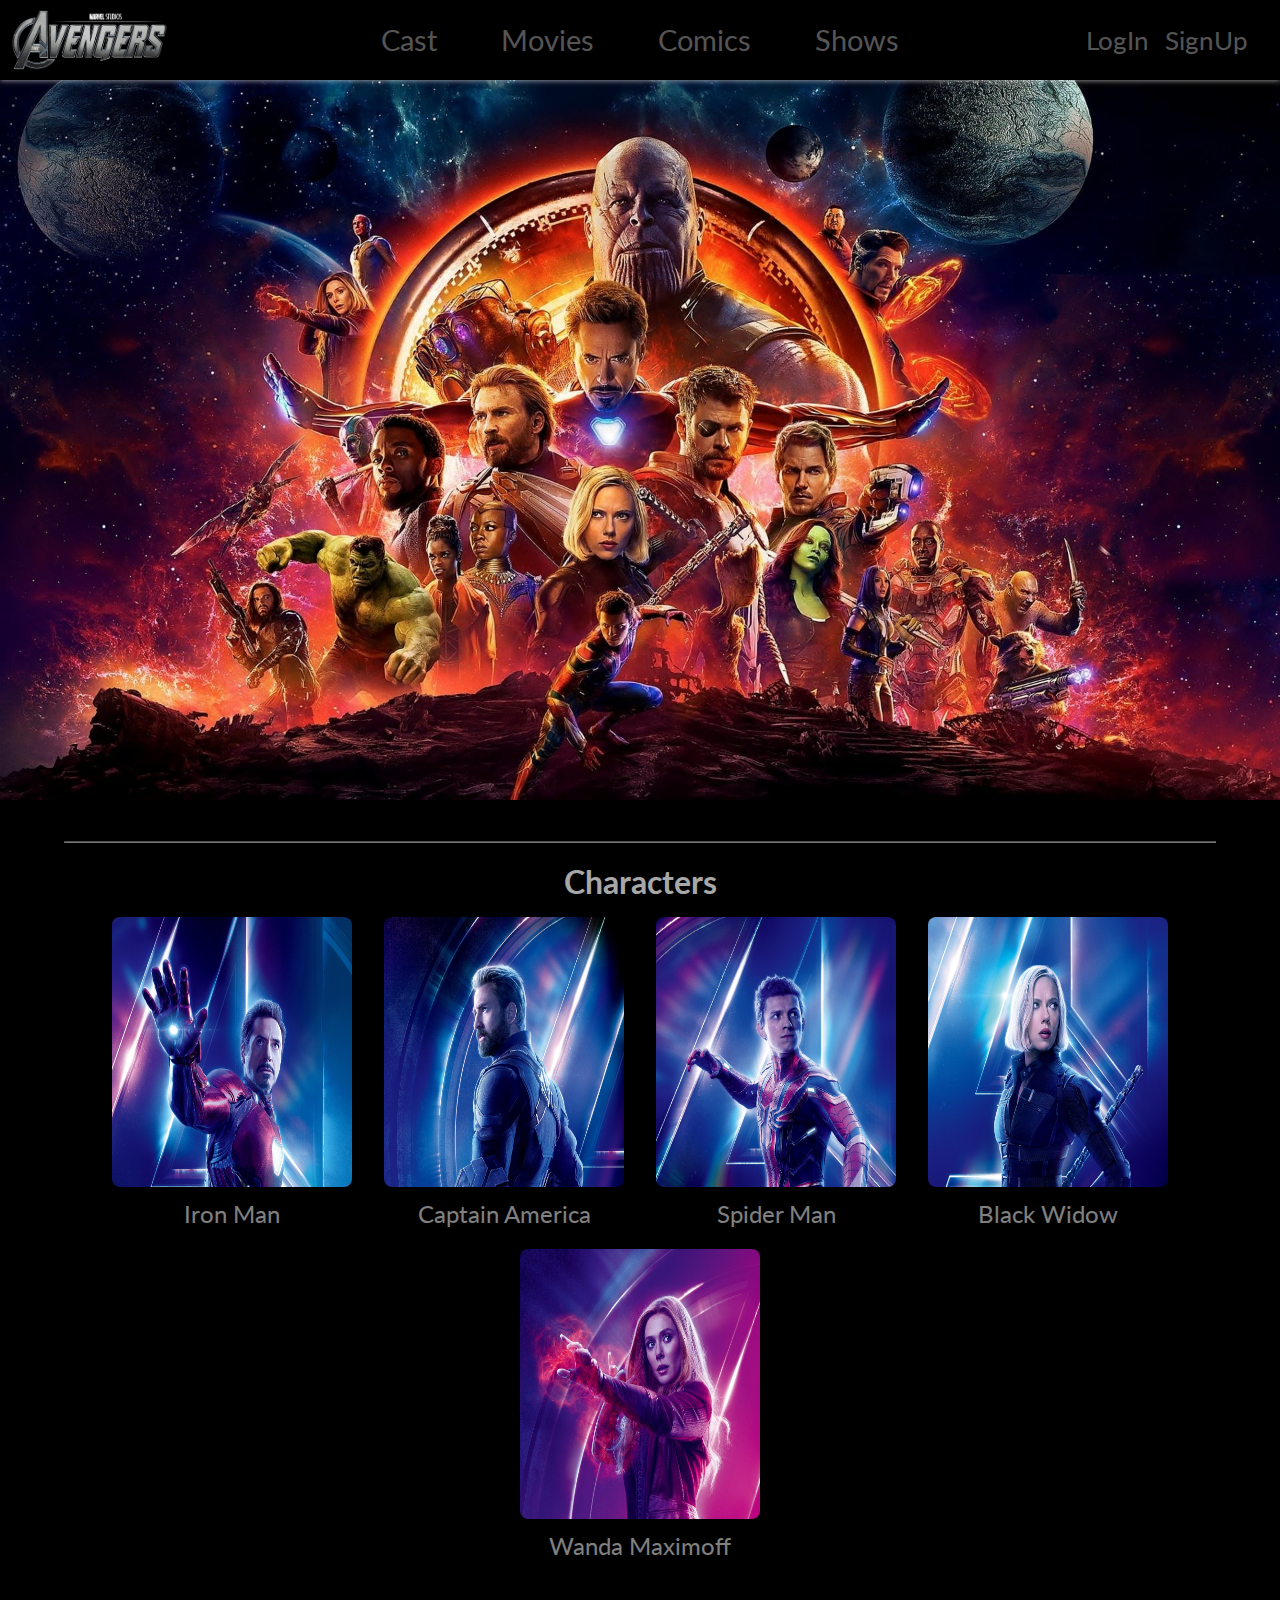
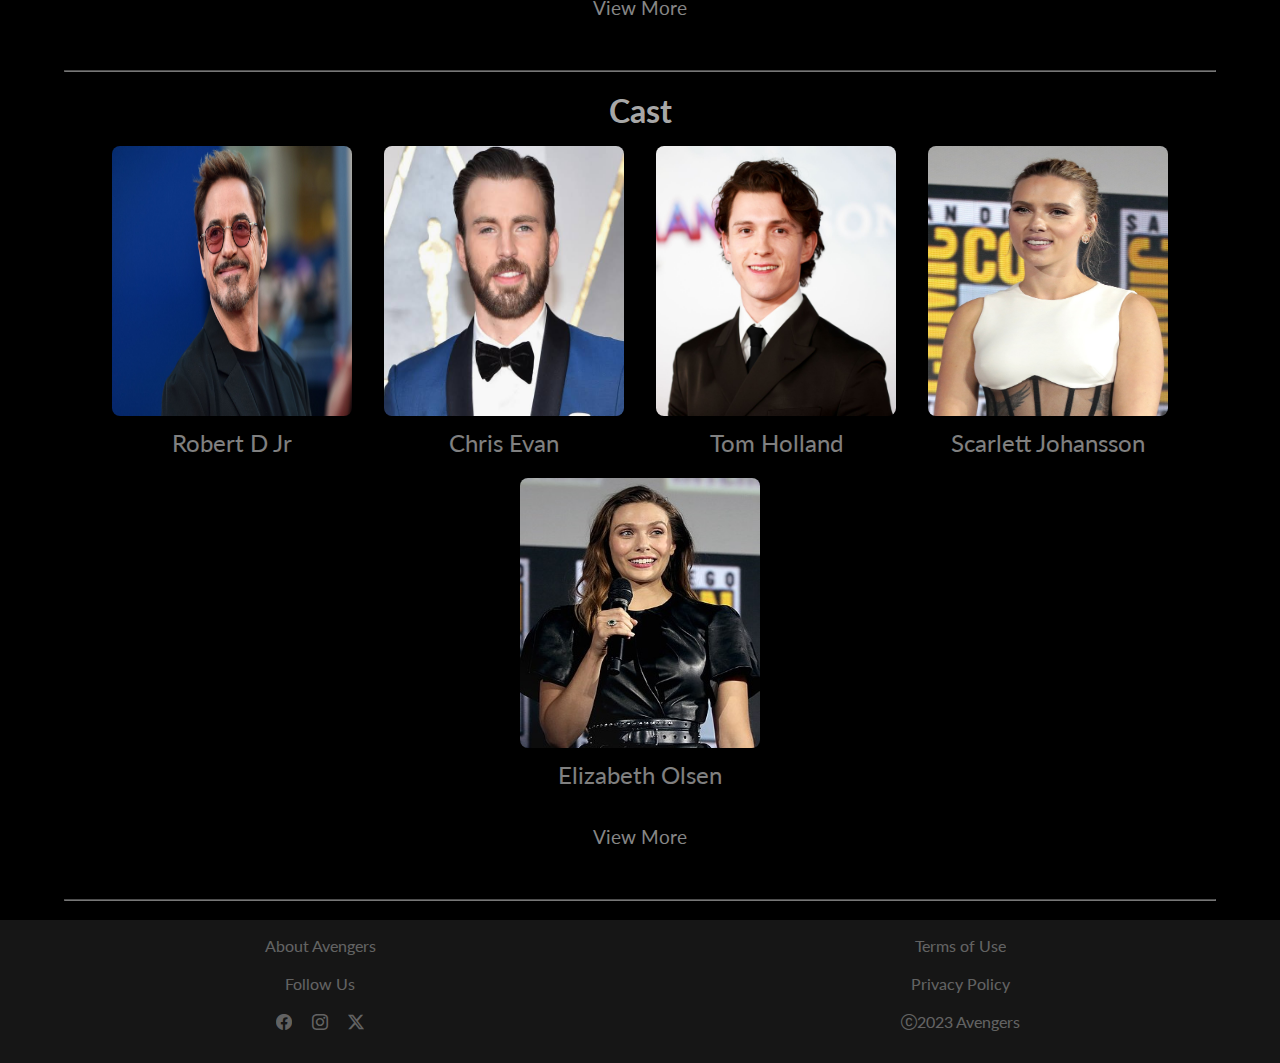
<file: Level 1/Landing Page/index.html>
<!DOCTYPE html>
<html lang="en">
<head>
    <meta charset="UTF-8">
    <meta name="viewport" content="width=device-width, initial-scale=1.0">
    <title>Avengers</title>
    <link rel="stylesheet" href="https://cdn.jsdelivr.net/npm/bootstrap-icons@1.11.1/font/bootstrap-icons.css">
    <link rel="preconnect" href="https://fonts.googleapis.com">
    <link rel="preconnect" href="https://fonts.gstatic.com" crossorigin>
    <link href="https://fonts.googleapis.com/css2?family=Lato:wght@300;400;700&display=swap" rel="stylesheet">
    <link rel="stylesheet" href="style.css">
</head>
<body>
    <div class="root">
        <header>
            <div class="logo hide"><img src="Assets/logo-wide.png" alt="logo"></div>
            <div class="logo-small active"><img src="Assets/logo-small.png" alt="logo"></div>
            <div class="nav-options">
                <a href="#" class="hide">Cast</a>
                <a href="#" class="hide">Movies</a>
                <a href="#" class="hide">Comics</a>
                <a href="#" class="hide">Shows</a>
                
            </div>
            <div class="header-b">
                <a href="#" class="hide">LogIn</a>
                <a href="#" class="hide">SignUp</a>
                <div class="person"><i class="bi bi-person-circle"></i></div>
                <div class="menu"><i class="bi bi-list"></i></div>
            </div>
        </header>
        <div class="container">
            <div class="poster"><img src="Assets/poster.jpg" alt=""></div>
            <br><br>
            <hr>
            <br>
            <h2>Characters</h2>
            <div class="characters">
                <div class="card">
                    <img src="Assets/Iron man.jpg" alt="">
                    <a href="#">Iron Man</a>
                </div>
                <div class="card">
                    <img src="Assets/Captain America.jpg" alt="">
                    <a href="#">Captain America</a>
                </div>
                <div class="card">
                    <img src="Assets/Spider man.jpg" alt="">
                    <a href="#">Spider Man</a>
                </div>
                <div class="card">
                    <img src="Assets/Black Widow.jpg" alt="">
                    <a href="#">Black Widow</a>
                </div>
                <div class="card">
                    <img src="Assets/SW.jpg" alt="">
                    <a href="#">Wanda Maximoff</a>
                </div>
                
            </div>
            <br>
            <span><a href="#">View More</a></span>
            <br><br>
            <hr>
            <br>

            <h2>Cast</h2>
            <div class="cast">
                <div class="card">
                    <img src="Assets/Robert D Jr.jpg" alt="">
                    <a href="#">Robert D Jr</a>
                </div>
                <div class="card">
                    <img src="Assets/Chris Evans.jpg" alt="">
                    <a href="#">Chris Evan</a>
                </div>
                <div class="card">
                    <img src="Assets/tom-holland.jpg" alt="">
                    <a href="#">Tom Holland</a>
                </div>
                <div class="card">
                    <img src="Assets/Scarlett_Johansson.jpg" alt="">
                    <a href="#">Scarlett Johansson</a>
                </div>
                <div class="card">
                    <img src="Assets/Elizabeth_Olsen.jpg" alt="">
                    <a href="#">Elizabeth Olsen</a>
                </div>
        </div>
        <br>
        <span><a href="#">View More</a></span>
            <br><br>
            <hr>
            <br>
        <footer>
            <div class="footer-a">
                <a href="#" class="about">About Avengers</a>
                <br><br>
                <a href="#">Follow Us</a>
                <br><br>
                <div class="social-media">
                    <i class="bi bi-facebook icon"></i>
                    <i class="bi bi-instagram icon"></i>
                    <i class="bi bi-twitter-x icon"></i>
                </div>
                
            </div>
            <div class="footer-b">
                <span class="active">Terms of Use</span><br><br>
                <span class="active">Privacy Policy</span><br><br>
                <span class="inactive"><i class="bi bi-c-circle"></i>2023 Avengers</span>
            </div>
        </footer>
    </div>
    
</body>
</html>
</file>
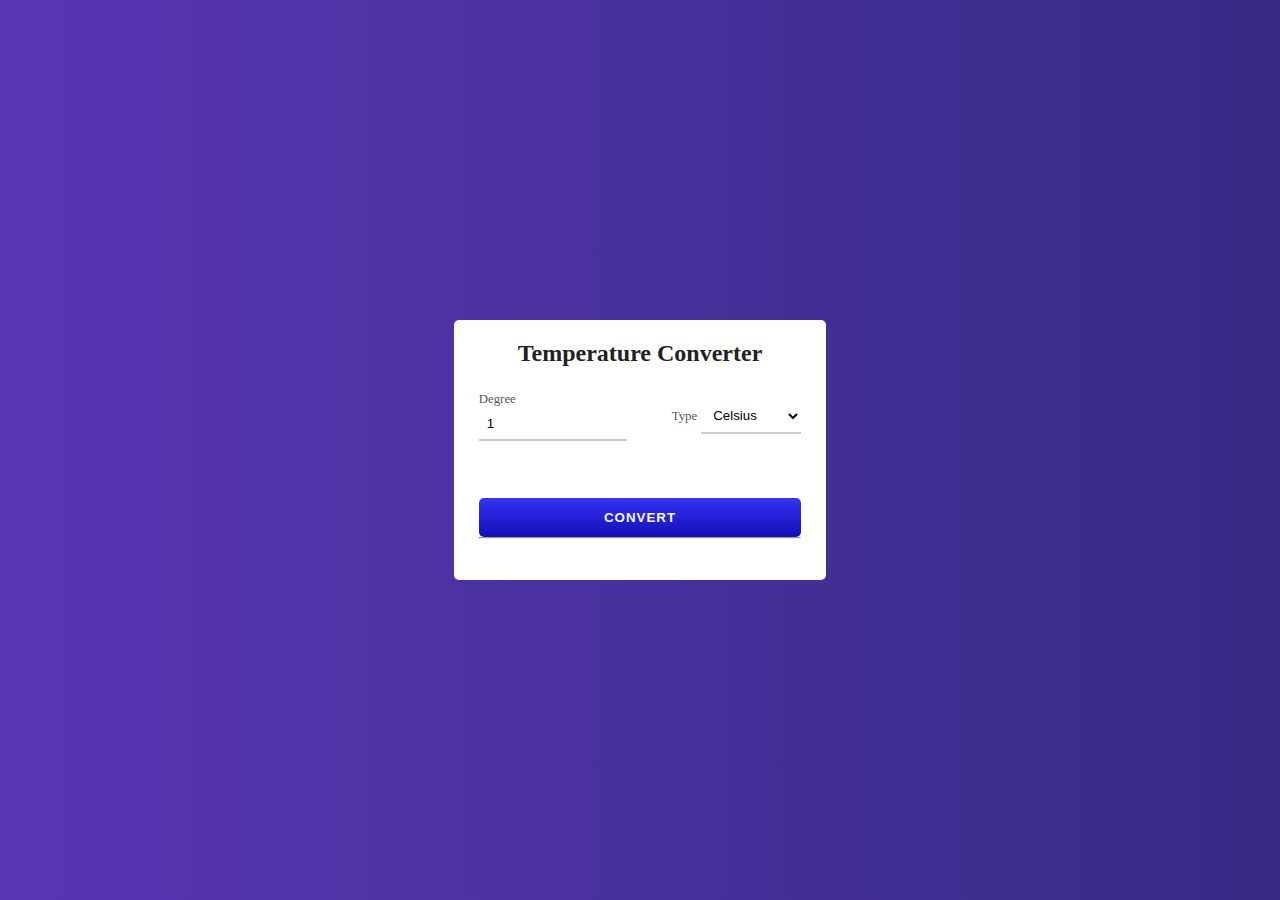
<file: Level 1/Tempretuer converter/index.html>
<!DOCTYPE html>
<html lang="en">

<head>
    <meta charset="UTF-8" />
    <meta name="viewport" content="width=device-width, initial-scale=1.0" />
    <title>Temperature Converter Website</title>
    <link rel="stylesheet" href="style.css" />
    <link rel="stylesheet" href="https://cdnjs.cloudflare.com/ajax/libs/font-awesome/4.7.0/css/font-awesome.min.css">

</head>

<body>
    <div class="container">
        <div class="temperature-converter">
            <h1 class="title">Temperature Converter</h1>
            <div class="degree-type">
                <div class="degree-field">
                    <label for="degree">Degree</label>
                    <input type="number" name="degree" id="degree" value="1" />
                </div>

                <div class="temp-field">
                    <label for="temp-type">Type</label>
                    <select name="temperatures" id="temp-type" autocomplete="on">
                        <option id="celsius" value="celsius">Celsius</option>
                        <option id="fahrenheit" value="fahrenheit">Fahrenheit</option>
                        <option id="kelvin" value="kelvin">Kelvin</option>
                    </select>
                </div>
            </div>
            <button id="convert-btn">Convert</button>
            <hr>
            <div class="result-box">
                <span class="result-heading">Result</span>
                <div class="result">
                    <h3 class="temp-value-1" id="temp-1"></h3>
                    <h3 class="temp-value-2" id="temp-2"></h3>
                </div>

            </div>

        </div>
    </div>

    <script src="app.js"></script>
</body>

</html>
</file>
<file: Level 1/Landing Page/style.css>
* {
    margin: 0;
    padding: 0;
    box-sizing: border-box;
    font-family: 'Lato', sans-serif;
}

body {
    overflow-x: hidden;
}

.root {
    display: flex;
    flex-direction: column;
    width: 100VW;
    height: 100%;
    background-color: #000;
    overflow-x: hidden;
}

.root header{
    width: 100%;
    height: 5rem;
    border: 1px solid black;
    display: flex;
    position: sticky;
    top: 0;
    z-index: 99;
    background-color: rgb(0, 0, 0);
    box-shadow: 0px 1px 5px #ffffff89;
}

.root header .logo{
    width: 20%;
    height: 100%;
    position: sticky;
    display: flex;
    align-items: center;
}

.root header .logo img {
   width: 10rem;
   height:4rem;
   margin-left: .5rem;
  visibility: visible;
}

.root header .logo-small img {
    width: 4rem;
    height:3.5rem;
    margin-left: .5rem;
    position: absolute;
    margin-top: .5rem;
    left: 0;
    visibility: hidden;
}
 
.root header .nav-options {
    display: flex;
    justify-content: center;
    align-items: center;
    width: 60%;
}

.root header .nav-options a {
    padding-right: 2rem;
    padding-left: 2rem;
    font-size: 1.8rem;
    text-decoration: none;
    color:#ffffffad;
    opacity: .5;
}

.root header .nav-options a:hover {
    opacity: 1;
    text-decoration: underline;
}

.root header .header-b {
    display: flex;
    justify-content: center;
    align-items: center;
    width: 20%;
    padding-left: 3rem;

}

.root header .header-b .person {
    color: #ffffffad;
    font-size: 1.8rem;
    position: absolute;
    right: 2rem;
    visibility: hidden;
}

.root header .header-b .menu {
    color: #ffffffad;
    font-size: 1.8rem;
    visibility: hidden;
    position: absolute;
    right: 2rem;
}

.root header .header-b a {
    font-size: 1.6rem;
    text-decoration: none;
    padding-right: 1rem;
    color:#ffffffad;
    opacity: .5;
}

.root header .header-b a:hover {
    opacity: 1;
}

.root .container {
    width: 100VW;
    height: 100%;
    display: flex;
    flex-direction: column;
    flex-wrap: wrap;

}

.root .container .poster {
    width: 100%;
    overflow: hidden;
    height: rem;
}

.root .container .poster img {
    width: 100%;
}

.root .container .characters {
    display: flex;
    flex-wrap: wrap;
    width: 100%;
    height: 40%;
    justify-content: center;
}

.root .container .characters .card,.root .container .cast .card {
    width: 240px;
    height: 300px;
    margin-left: 1rem;
    margin-right: 1rem;
    margin-top: 1rem;
    margin-bottom: 1rem;
    text-align: center;
    
}

.root .container .characters .card img {
    width: inherit;
    height: 270px;
    border-radius: .5rem;
}

.root .container .characters .card a,.root .container .cast .card a{
    font-size: 1.5rem;
    text-decoration: none;
    color: #ffffff;
    line-height: 3rem;
    opacity: .5;
}

.root .container .characters .card a:hover,.root .container .cast .card a:hover {
    color: #00ccff;
    opacity: 1;
}

.root .container .cast {
    display: flex;
    flex-wrap: wrap;
    width: 100%;
    height: 20%;
    justify-content: center;
}

.root .container .cast .card img {
    width: inherit;
    height: 270px;
    border-radius: .5rem;
   
}

h2 {
    text-align: center;
    color: #ffffffad;
    font-size: 2rem;
}

.root .container span {
    width: 100%;
    text-align: center;
    opacity: 1;
}

.root .container span a {
    text-decoration: none;
    font-size: 1.2rem;
    line-height: 3rem;
    color: #ffffff89;
}

.root .container span a:hover {
    color: #00ccff;
    text-decoration: underline;
}

h3:hover {
    opacity: 1;
    text-decoration: underline;
}

hr {
    width: 90%;
    align-self: center;
    height: 1.5px;
    background-color: #fff;
    opacity: .5;

}

.root footer {
    position: static;
    bottom: 0px;
    width: 100%;
    height: 15%;
    display: flex;
    justify-content: space-evenly;
    background-color: rgba(119, 118, 118, 0.19);
    padding-bottom: 1rem;
}

.root footer .footer-a {
    width: 50%;
    height: 100%;
    display: inline-block;
    text-align: center;
    padding: 1rem;
}

.root footer .footer-a a {
    text-decoration: none;
    color: #ffffffad;
    opacity: .5;
}

.root footer .footer-a a.about:hover{
    opacity: 1;
}

.root footer .footer-a .social-media .icon {
    font-size: 1rem;
    opacity: .5;
    color: #ffffffad;
    padding-left: .5rem;
    padding-right: .5rem;
    cursor: pointer;
    transition: .4s ease-in-out;
}

.root footer .footer-a .social-media .icon:hover {
    opacity: 1;
}


.root footer .footer-b {
    width: 50%;
    height: 100%;
    margin-top: 1rem;
    text-align: center;
}

.root footer .footer-b span {
    margin-top: 1rem;
    margin-bottom: 1rem;
    opacity: .5;
    color: #ffffffad;
    cursor: pointer;
}

.root footer .footer-b span.active:hover {
    opacity: 1;
}

.root footer .footer-b span.inactive {
    cursor: default;
}


@media (max-width: 900px) {
    .root header .logo img {
        visibility: hidden;
    }
    .root header .logo-small img {
        visibility: visible;
    }

    .root header .header-b .hide {
        visibility: hidden ;
    }    
    .root header .header-b .person {
        visibility: visible;
    }
  }

  @media (max-width: 700px) {
    .root {
        width: auto;
    }

    .root header .nav-options a {
        visibility: hidden;
    }
    .root header .logo-small img {
        visibility: hidden;
    }
    .root header .logo img {
        visibility: visible;
    }
    .root header .header-b .person {
        visibility: hidden;
    }
    .root header .header-b .menu {
        visibility: visible;
    }

  }
</file>
<file: Level 1/Tempretuer converter/style.css>
* {
    box-sizing: border-box;
    margin: 0;
    padding: 0;
}

body {
    background-color: #020d45;
    background: linear-gradient(90deg, #5936b4 0%, #362a84 100%);
    color: #222;
    font-size: 1rem;
    display: flex;
    justify-content: center;
    align-items: center;
    width: 100vw;
    height: 100vh;
}

.temperature-converter {
    background: #fff;
    border-radius: 5px;
    position: relative;
    display: flex;
    flex-direction: column;
    padding: 20px 25px 45px;
    min-width: 320px;
    width: 100%;
    height: 260px;
    box-shadow: -5px -5px 250px 0px rgba(255, 255, 255, 0.02) inset;
    backdrop-filter: blur(21px);
}

.title {
    color: #222;
    font-size: 1.5rem;
    text-align: center;
}

.celsius-value {
    border-bottom: 2px solid #ccc;
    padding: 10px;
    transition: all .45s ease;
}

label {
    color: #555;
    font-size: 0.8rem;
    margin-bottom: 1px;
}

input,
select {
    background: transparent;
    border: none;
    outline: none;
    border-bottom: 2px solid #ccc;
    padding: 8px;
    margin-bottom: 10px;
}

input:focus {
    border: 1px solid #4c49f3;
}

.degree-type {
    display: flex;
    justify-content: space-between;
    align-items: center;
    padding: 15px 0;
    margin-top: 10px;
}

.degree-field {
    display: flex;
    flex-direction: column;
    width: 46%;

}

#convert-btn {
    background: linear-gradient(to bottom, #3633f3, #120fb9);
    border: none;
    outline: none;
    border-radius: 5px;
    color: #f6f6f6;
    cursor: pointer;
    font-weight: bold;
    letter-spacing: 1px;
    text-transform: uppercase;
    margin-top: 32px;
    padding: 12px 80px;
    transition: all 0.3s ease-in;
}

#convert-btn:hover {
    background: linear-gradient(to bottom, #4a47e7, #322fda);
}

.loading {
    display: none;
}

.result-box {
    text-align: center;
    margin: 20px 0;
}

.result-heading {
    color: #555;
    font-size: 24px;
    font-weight: 600;
    visibility: hidden;
}

.result {
    margin-top: 25px;
    display: flex;
    justify-content: space-evenly;
    align-items: center;
    
}
</file>
